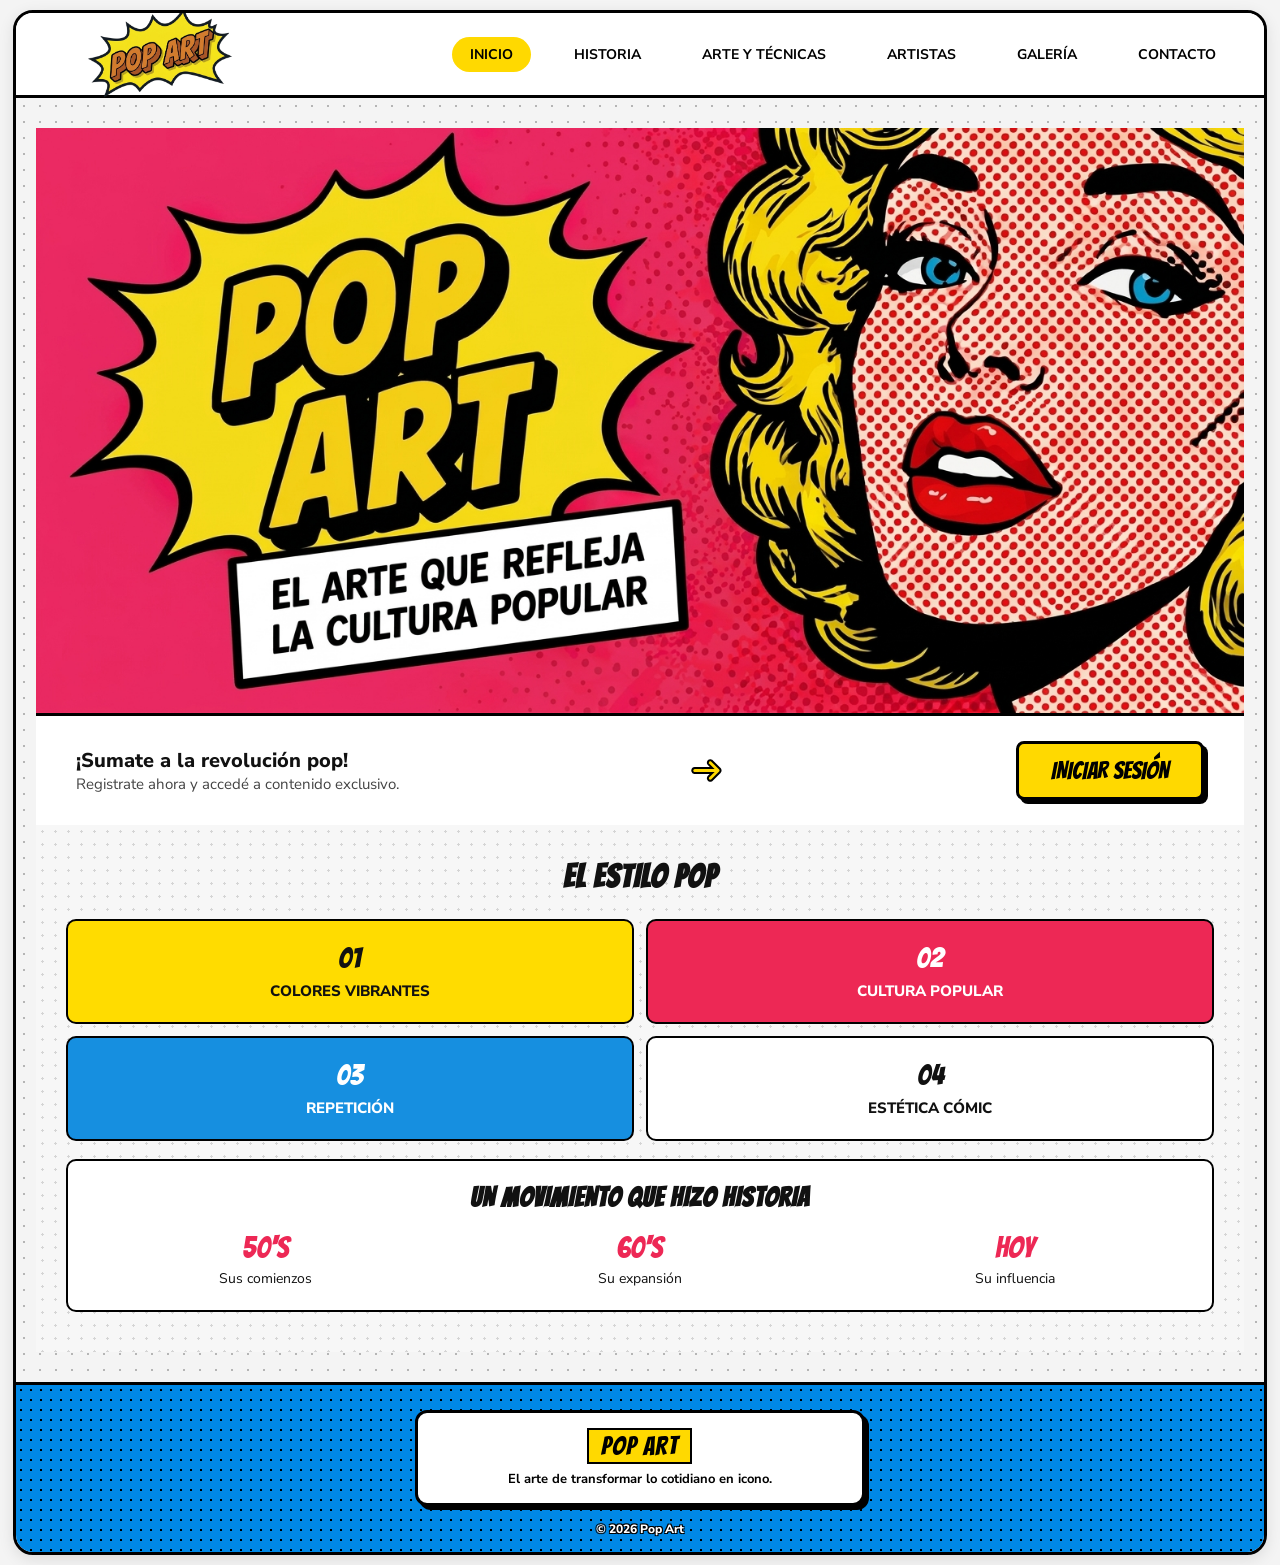
<file: index.html>
<!DOCTYPE html>
<html lang="es">

<head>
    <meta charset="UTF-8">
    <meta name="viewport" content="width=device-width, initial-scale=1.0">
    <title>Pop Art</title>

    <link rel="preconnect" href="https://fonts.googleapis.com">
    <link rel="preconnect" href="https://fonts.gstatic.com" crossorigin>
    <link
        href="https://fonts.googleapis.com/css2?family=Bangers&family=Nunito+Sans:wght@400;500;600;700;800&display=swap"
        rel="stylesheet">

    <link rel="stylesheet" href="style.css">
</head>

<body>

    <div class="contenedor-web">

        <header class="header">
            <a href="index.html" class="logo">
                <img src="img/logo.png" alt="Logo Pop Art">
            </a>

            <nav class="menu">
                <a href="index.html" class="activo">INICIO</a>
                <a href="historia.html">HISTORIA</a>
                <a href="arte-y-tecnicas.html">ARTE Y TÉCNICAS</a>
                <a href="artistas.html">ARTISTAS</a>
                <a href="galeria.html">GALERÍA</a>
                <a href="contacto.html">CONTACTO</a>
            </nav>



        </header>


        <main>
            <section class="pagina">

                <section class="hero">
                    <img src="img/home.png" alt="Pop Art Home" class="imagen-home">
                </section>


                <section class="registro">
                    <div class="texto-registro">
                        <strong>¡Sumate a la revolución pop!</strong>
                        <span>Registrate ahora y accedé a contenido exclusivo.</span>
                    </div>

                    <div class="flecha-registro">➜</div>

                    <button class="boton-registro" id="btnAbrirModal">INICIAR SESIÓN</button>
                </section>
                <section class="estilo-pop">

                    <h2>EL ESTILO POP</h2>

                    <div class="grid-estilo">

                        <div class="item-estilo amarillo">
                            <span class="numero">01</span>
                            <h3>COLORES VIBRANTES</h3>
                        </div>

                        <div class="item-estilo rosa">
                            <span class="numero">02</span>
                            <h3>CULTURA POPULAR</h3>
                        </div>

                        <div class="item-estilo azul">
                            <span class="numero">03</span>
                            <h3>REPETICIÓN</h3>
                        </div>

                        <div class="item-estilo blanco">
                            <span class="numero">04</span>
                            <h3>ESTÉTICA CÓMIC</h3>
                        </div>

                    </div>

                    <div class="historia-pop">

                        <h2>UN MOVIMIENTO QUE HIZO HISTORIA</h2>

                        <div class="linea-tiempo">

                            <div class="momento">
                                <span>50's</span>
                                <p>Sus comienzos</p>
                            </div>

                            <div class="momento">
                                <span>60's</span>
                                <p>Su expansión</p>
                            </div>

                            <div class="momento">
                                <span>HOY</span>
                                <p>Su influencia</p>
                            </div>

                        </div>

                    </div>

                </section>
            </section>
        </main>

        <footer class="footer-pop">
            <div class="footer-contenido">
                <div class="footer-marca">
                    <span class="logo-texto">POP ART</span>
                    <p>El arte de transformar lo cotidiano en icono.</p>
                </div>
            </div>
            <div class="footer-copy">
                <p>© 2026 Pop Art</p>
            </div>
        </footer>

    </div>


    <div class="modal-overlay" id="modalOverlay">
        <div class="modal-box">

            <button class="modal-close" id="btnCerrarModal">✕</button>

            <form class="form-modal" id="formLogin" action="login.php" method="POST">
                <h2>INICIAR SESIÓN</h2>
                <p id="errorLogin" class="mensaje-error"></p>

                <input type="email" name="email" placeholder="Correo electrónico" required>

                <input type="password" name="password" placeholder="Contraseña" required>

                <button type="submit" class="btn-submit">ENTRAR</button>

                <p class="toggle-texto">
                    ¿No tenés cuenta?
                    <a href="#" id="linkIrARegistro">Registrate acá</a>
                </p>
            </form>

            <form class="form-modal oculto" id="formRegistro" action="registro.php" method="POST">
                <h2>CREAR CUENTA</h2>

                <input type="text" name="nombre" placeholder="Nombre" required>

                <input type="text" name="apellido" placeholder="Apellido" required>

                <input type="email" name="email" placeholder="Correo electrónico" required>

                <input type="text" name="usuario" placeholder="Nombre de usuario" maxlength="12" required>

                <input type="password" name="password" placeholder="Contraseña" maxlength="72" required>

                <button type="submit" class="btn-submit">REGISTRARME</button>

                <p class="toggle-texto">
                    ¿Ya tenés cuenta?
                    <a href="#" id="linkIrALogin">Iniciá sesión</a>
                </p>
            </form>

        </div>
    </div>

    <script src="script.js"></script>

</body>

</html>
</file>
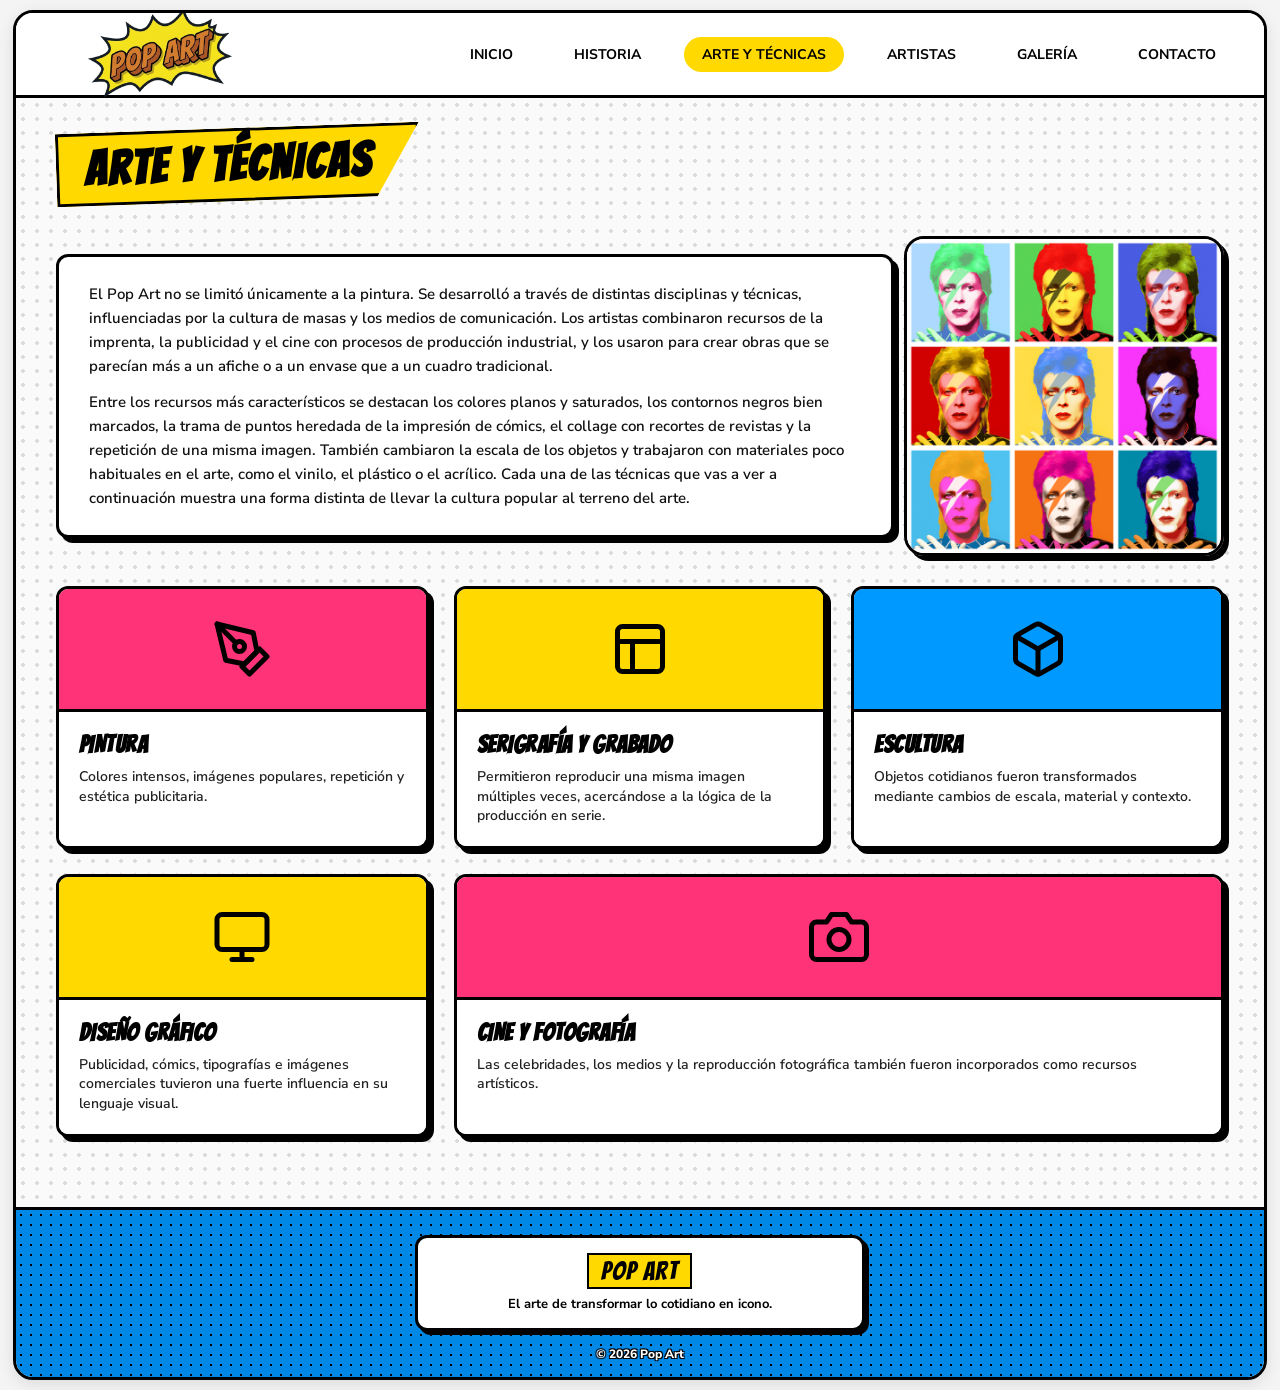
<file: arte-y-tecnicas.html>
<!DOCTYPE html>
<html lang="es">

<head>
    <meta charset="UTF-8">
    <meta name="viewport" content="width=device-width, initial-scale=1.0">
    <title>Arte y Técnicas - Pop Art</title>

    <link rel="preconnect" href="https://fonts.googleapis.com">
    <link rel="preconnect" href="https://fonts.gstatic.com" crossorigin>
    <link
        href="https://fonts.googleapis.com/css2?family=Bangers&family=Nunito+Sans:wght@400;500;600;700;800&display=swap"
        rel="stylesheet">

    <link rel="stylesheet" href="style.css">
</head>

<body>

    <div class="contenedor-web">

        <header class="header">
            <a href="index.html" class="logo">
                <img src="img/logo.png" alt="Logo Pop Art">
            </a>

            <nav class="menu">
                <a href="index.html">INICIO</a>
                <a href="historia.html">HISTORIA</a>
                <a href="arte-y-tecnicas.html" class="activo">ARTE Y TÉCNICAS</a>
                <a href="artistas.html">ARTISTAS</a>
                <a href="galeria.html">GALERÍA</a>
                <a href="contacto.html">CONTACTO</a>
            </nav>


        </header>


        <main class="contenido-historia">


            <div class="cartel-titulo">
                <h1>ARTE Y TÉCNICAS</h1>
            </div>

            <section class="intro-tecnicas-bloque">

                <div class="texto-historia intro-tecnicas">
                    <p>
                        El Pop Art no se limitó únicamente a la pintura. Se desarrolló a través de distintas disciplinas
                        y
                        técnicas, influenciadas por la cultura de masas y los medios de comunicación. Los artistas
                        combinaron
                        recursos de la imprenta, la publicidad y el cine con procesos de producción industrial, y los
                        usaron
                        para crear obras que se parecían más a un afiche o a un envase que a un cuadro tradicional.
                    </p>
                    <p>

                        Entre los recursos más característicos se destacan los colores planos y saturados, los contornos
                        negros bien marcados, la trama de puntos heredada de la impresión de cómics, el collage con
                        recortes de revistas y la repetición de una misma imagen. También cambiaron la escala de los
                        objetos
                        y trabajaron con materiales poco habituales en el arte, como el vinilo, el plástico o el
                        acrílico.
                        Cada una de las técnicas que vas a ver a continuación muestra una forma distinta de llevar la
                        cultura
                        popular al terreno del arte.
                    </p>
                </div>

                <div class="foto-intro">
                    <img src="img/tecnicas.jpg" alt="Técnicas del Pop Art">
                </div>

            </section>


            <section class="grid-tecnicas">


                <article class="card-tecnica tarjeta-rosada" data-tecnica="pintura">
                    <div class="header-card">
                        <svg class="icono-svg" xmlns="http://www.w3.org/2000/svg" viewBox="0 0 24 24" fill="none"
                            stroke="currentColor" stroke-width="2" stroke-linecap="round" stroke-linejoin="round">
                            <path d="M12 19l7-7 3 3-7 7-3-3z"></path>
                            <path d="M18 13l-1.5-7.5L2 2l3.5 14.5L13 18l5-5z"></path>
                            <path d="M2 2l7.58 7.58"></path>
                            <circle cx="11" cy="11" r="2"></circle>
                        </svg>
                    </div>
                    <div class="body-card">
                        <h2>PINTURA</h2>
                        <p>Colores intensos, imágenes populares, repetición y estética publicitaria.</p>
                    </div>
                </article>

                <article class="card-tecnica tarjeta-amarilla" data-tecnica="serigrafia">
                    <div class="header-card">
                        <svg class="icono-svg" xmlns="http://www.w3.org/2000/svg" viewBox="0 0 24 24" fill="none"
                            stroke="currentColor" stroke-width="2" stroke-linecap="round" stroke-linejoin="round">
                            <rect x="3" y="3" width="18" height="18" rx="2" ry="2"></rect>
                            <line x1="3" y1="9" x2="21" y2="9"></line>
                            <line x1="9" y1="21" x2="9" y2="9"></line>
                        </svg>
                    </div>
                    <div class="body-card">
                        <h2>SERIGRAFÍA Y GRABADO</h2>
                        <p>Permitieron reproducir una misma imagen múltiples veces, acercándose a la lógica de la
                            producción en serie.</p>
                    </div>
                </article>

                <article class="card-tecnica tarjeta-azul" data-tecnica="escultura">
                    <div class="header-card">
                        <svg class="icono-svg" xmlns="http://www.w3.org/2000/svg" viewBox="0 0 24 24" fill="none"
                            stroke="currentColor" stroke-width="2" stroke-linecap="round" stroke-linejoin="round">
                            <path
                                d="M21 16V8a2 2 0 0 0-1-1.73l-7-4a2 2 0 0 0-2 0l-7 4A2 2 0 0 0 3 8v8a2 2 0 0 0 1 1.73l7 4a2 2 0 0 0 2 0l7-4A2 2 0 0 0 21 16z">
                            </path>
                            <polyline points="3.27 6.96 12 12.01 20.73 6.96"></polyline>
                            <line x1="12" y1="22.08" x2="12" y2="12"></line>
                        </svg>
                    </div>
                    <div class="body-card">
                        <h2>ESCULTURA</h2>
                        <p>Objetos cotidianos fueron transformados mediante cambios de escala, material y contexto.</p>
                    </div>
                </article>

                <article class="card-tecnica tarjeta-amarilla" data-tecnica="diseno">
                    <div class="header-card">
                        <svg class="icono-svg" xmlns="http://www.w3.org/2000/svg" viewBox="0 0 24 24" fill="none"
                            stroke="currentColor" stroke-width="2" stroke-linecap="round" stroke-linejoin="round">
                            <rect x="2" y="3" width="20" height="14" rx="2" ry="2"></rect>
                            <line x1="8" y1="21" x2="16" y2="21"></line>
                            <line x1="12" y1="17" x2="12" y2="21"></line>
                        </svg>
                    </div>
                    <div class="body-card">
                        <h2>DISEÑO GRÁFICO</h2>
                        <p>Publicidad, cómics, tipografías e imágenes comerciales tuvieron una fuerte influencia en su
                            lenguaje visual.</p>
                    </div>
                </article>

                <article class="card-tecnica tarjeta-rosada ancho-doble" data-tecnica="cine">
                    <div class="header-card">
                        <svg class="icono-svg" xmlns="http://www.w3.org/2000/svg" viewBox="0 0 24 24" fill="none"
                            stroke="currentColor" stroke-width="2" stroke-linecap="round" stroke-linejoin="round">
                            <path d="M23 19a2 2 0 0 1-2 2H3a2 2 0 0 1-2-2V8a2 2 0 0 1 2-2h4l2-3h6l2 3h4a2 2 0 0 1 2 2z">
                            </path>
                            <circle cx="12" cy="13" r="4"></circle>
                        </svg>
                    </div>
                    <div class="body-card">
                        <h2>CINE Y FOTOGRAFÍA</h2>
                        <p>Las celebridades, los medios y la reproducción fotográfica también fueron incorporados como
                            recursos artísticos.</p>
                    </div>
                </article>

            </section>

        </main>

        <footer class="footer-pop">
            <div class="footer-contenido">
                <div class="footer-marca">
                    <span class="logo-texto">POP ART</span>
                    <p>El arte de transformar lo cotidiano en icono.</p>
                </div>
            </div>
            <div class="footer-copy">
                <p>© 2026 Pop Art</p>
            </div>
        </footer>

    </div>

    <div class="modal-overlay" id="modalTecnica">
        <div class="modal-popart" id="modalPopArtBox">
            <button class="cerrar-popart" id="btnCerrarTecnica">✕</button>
            <div class="modal-popart-header" id="modalHeader">
                <h2 id="modalTitulo">TÍTULO</h2>
            </div>
            <div class="modal-popart-body">
                <p id="modalDescripcion">Descripción detallada...</p>
                <div class="modal-extra-info" id="modalExtra">

                </div>
            </div>
        </div>
    </div>

    <script src="script.js"></script>

</body>

</html>
</file>
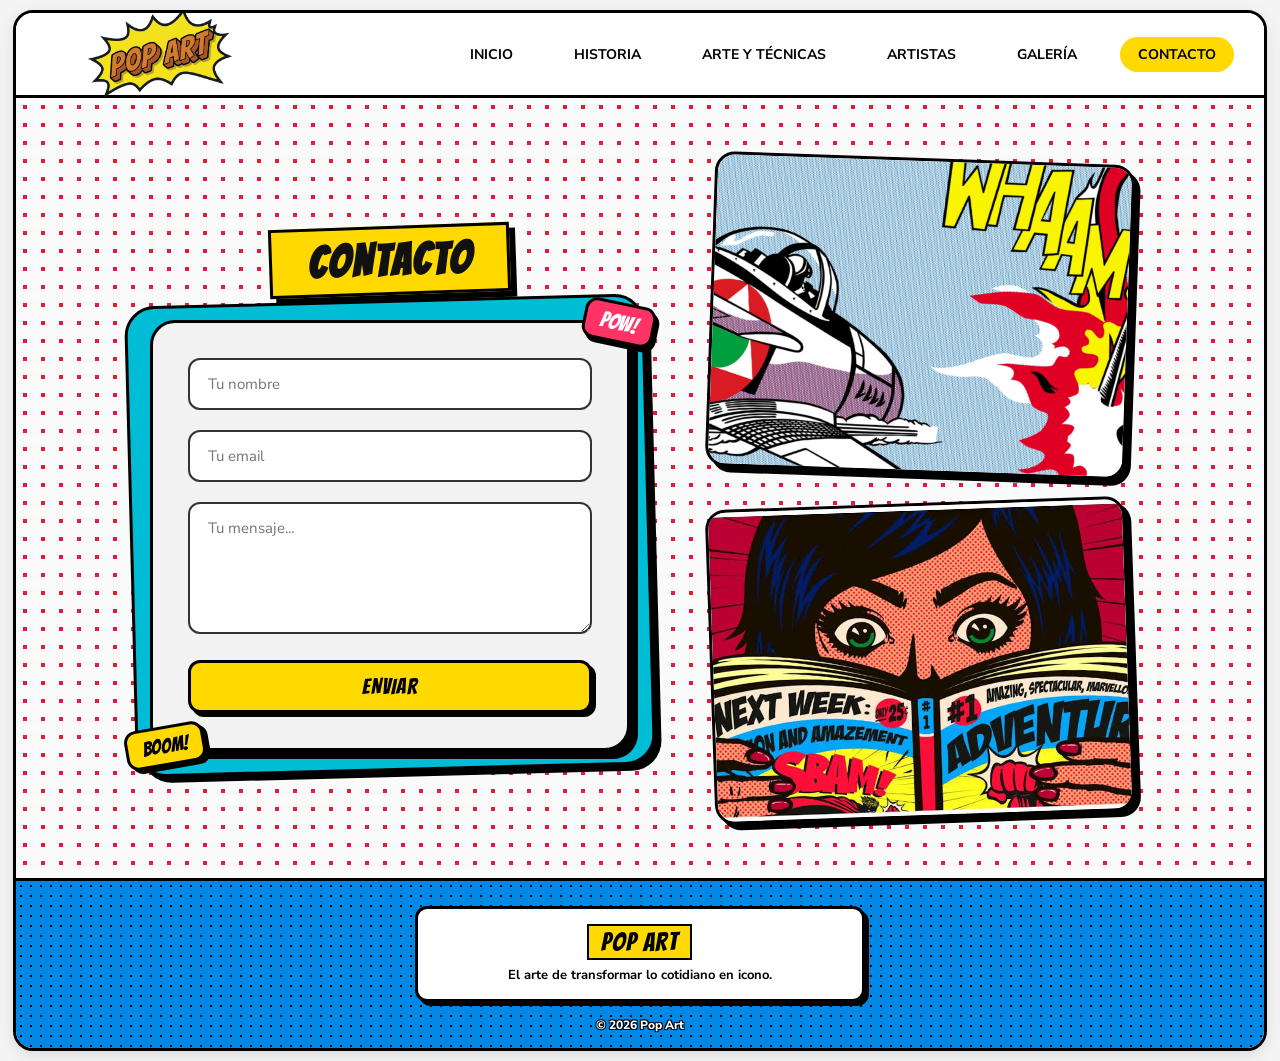
<file: contacto.html>
<!DOCTYPE html>
<html lang="es">

<head>
    <meta charset="UTF-8">
    <meta name="viewport" content="width=device-width, initial-scale=1.0">
    <title>Contacto — Pop Art</title>

    <link rel="preconnect" href="https://fonts.googleapis.com">
    <link rel="preconnect" href="https://fonts.gstatic.com" crossorigin>
    <link
        href="https://fonts.googleapis.com/css2?family=Bangers&family=Nunito+Sans:wght@400;500;600;700;800&display=swap"
        rel="stylesheet">

    <link rel="stylesheet" href="style.css">
</head>

<body>

    <div class="contenedor-web">

        <header class="header">
            <a href="index.html" class="logo">
                <img src="img/logo.png" alt="Logo Pop Art">
            </a>

            <nav class="menu">
                <a href="index.html">INICIO</a>
                <a href="historia.html">HISTORIA</a>
                <a href="arte-y-tecnicas.html">ARTE Y TÉCNICAS</a>
                <a href="artistas.html">ARTISTAS</a>
                <a href="galeria.html">GALERÍA</a>
                <a href="contacto.html" class="activo">CONTACTO</a>
            </nav>


        </header>

        <main>
            <section class="pagina pagina-contacto">

                <div class="contacto-layout">


                    <div class="contenedor-contacto-central">

                        <div class="banner-contacto">
                            <h2 class="subtitulo-pop">CONTACTO</h2>
                        </div>

                        <div class="tarjeta-formulario-wrapper">

                            <div class="pop-decoracion destello-pop"></div>
                            <div class="pop-sticker sticker-pow">POW!</div>
                            <div class="pop-sticker sticker-boom">BOOM!</div>

                            <div class="tarjeta-formulario">

                                <form id="formContacto" action="enviar.php" method="POST">

                                    <div class="campo-form">
                                        <input type="text" id="nombreContacto" name="nombre" placeholder="Tu nombre"
                                            required>
                                    </div>

                                    <div class="campo-form">
                                        <input type="email" id="emailContacto" name="email" placeholder="Tu email"
                                            required>
                                    </div>

                                    <div class="campo-form">
                                        <textarea id="mensajeContacto" name="mensaje" rows="5"
                                            placeholder="Tu mensaje..." required></textarea>
                                    </div>

                                    <button type="submit" class="btn-enviar-pop">
                                        <span>ENVIAR</span>
                                    </button>

                                    <div id="mensajeEstado" class="mensaje-estado"></div>

                                </form>
                            </div>
                        </div>

                    </div>


                    <div class="contacto-fotos">
                        <div class="foto-contacto foto-contacto-1">
                            <img src="img/contacto-1.jpg" alt="Obra Pop Art">
                        </div>
                        <div class="foto-contacto foto-contacto-2">
                            <img src="img/contacto-2.jpg" alt="Obra Pop Art">
                        </div>
                    </div>

                </div>

            </section>
        </main>

        <footer class="footer-pop">
            <div class="footer-contenido">
                <div class="footer-marca">
                    <span class="logo-texto">POP ART</span>
                    <p>El arte de transformar lo cotidiano en icono.</p>
                </div>
            </div>
            <div class="footer-copy">
                <p>© 2026 Pop Art</p>
            </div>
        </footer>

    </div>
    <script>
        const parametros = new URLSearchParams(window.location.search);
        const estado = parametros.get("estado");
        const mensaje = document.getElementById("mensajeEstado");

        if (estado && mensaje) {

            if (estado === "exito") {
                mensaje.textContent = "¡Tu mensaje se envió correctamente!";
                mensaje.className = "mensaje-estado exito";
            }

            else if (estado === "email_invalido") {
                mensaje.textContent = "El correo electrónico no es válido. Revisalo.";
                mensaje.className = "mensaje-estado error";
            }

            else if (estado === "faltan_datos") {
                mensaje.textContent = "Completá todos los campos.";
                mensaje.className = "mensaje-estado error";
            }

            else if (estado === "error") {
                mensaje.textContent = "Hubo un problema al enviar el mensaje.";
                mensaje.className = "mensaje-estado error";
            }

            window.history.replaceState({}, document.title, window.location.pathname);
        }
    </script>


</body>

</html>
</file>
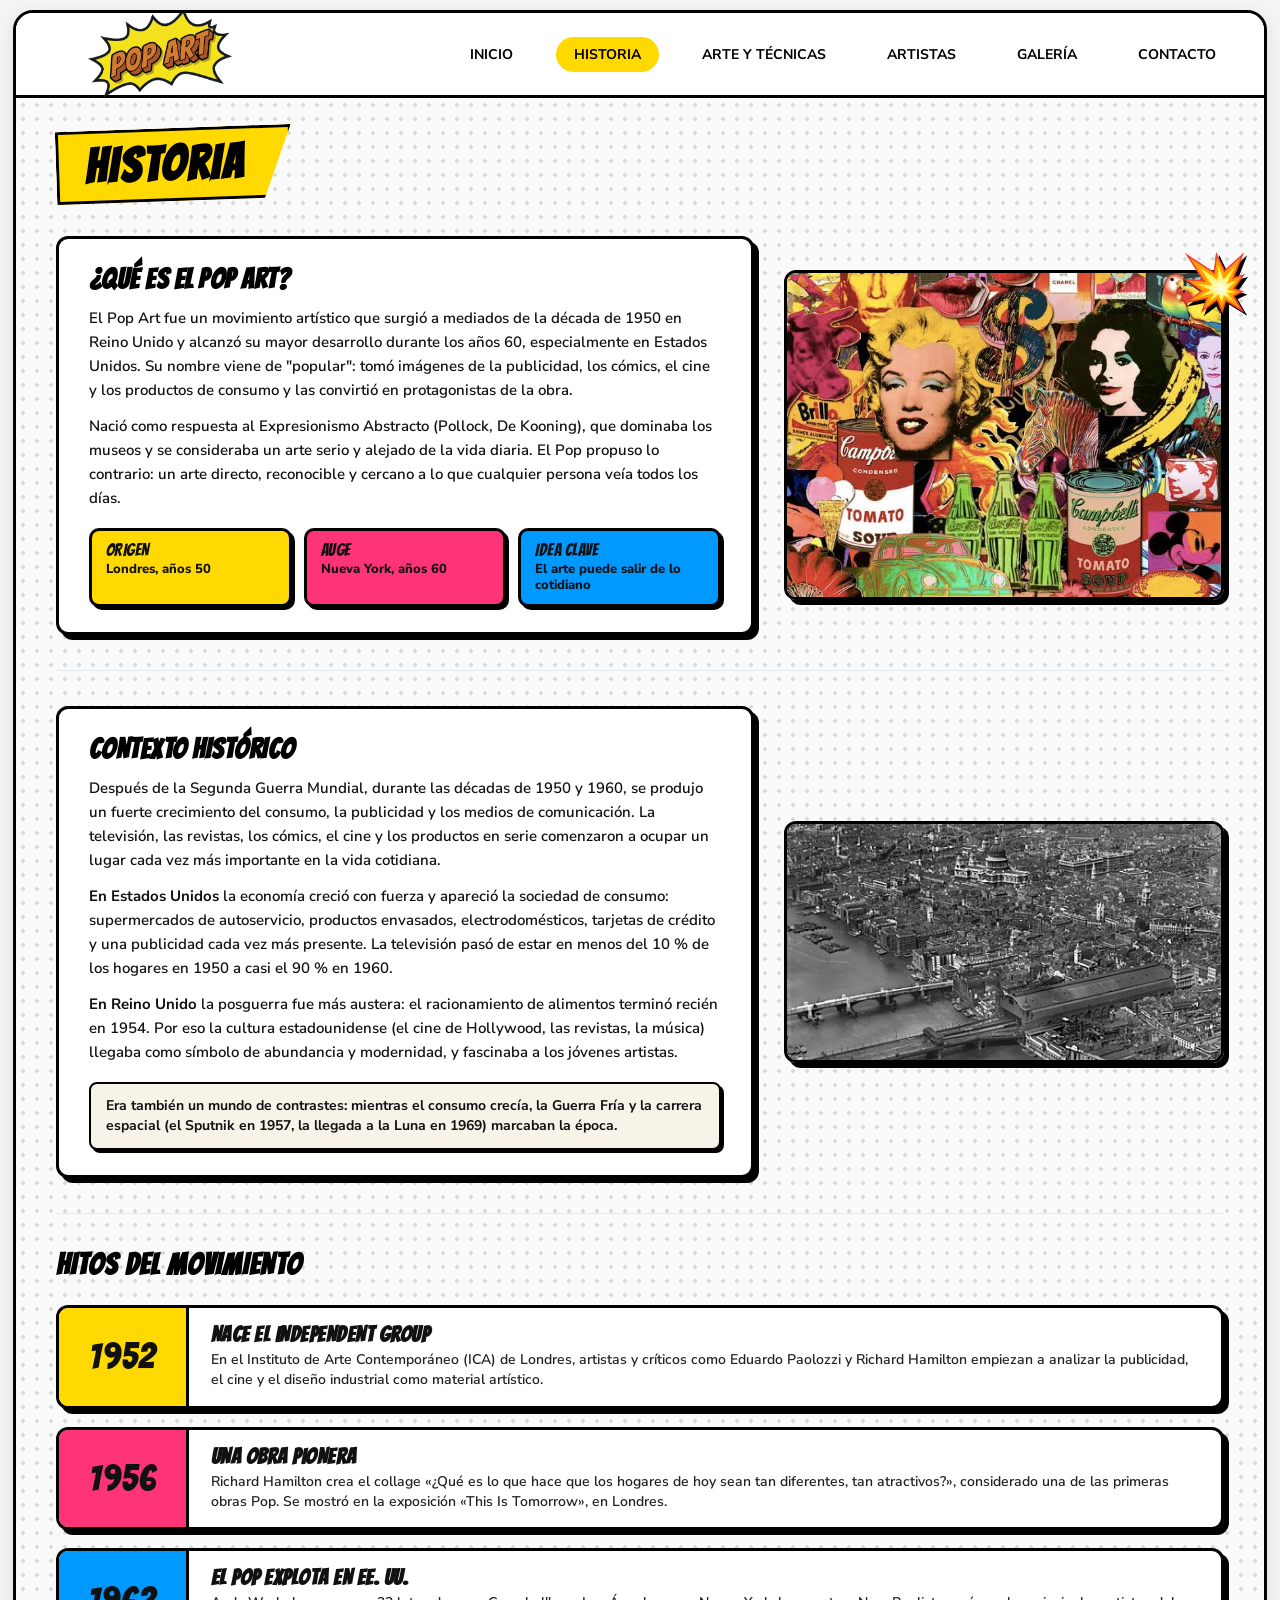
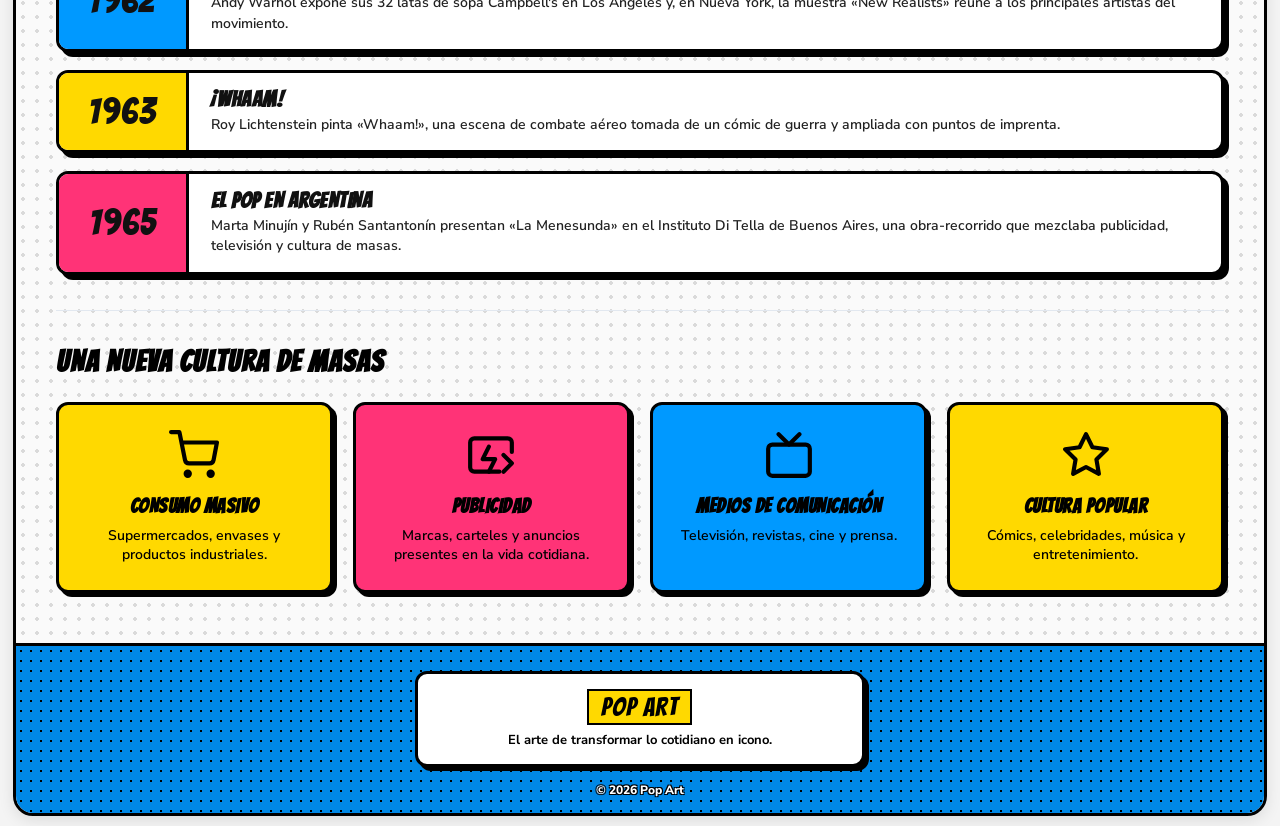
<file: historia.html>
<!DOCTYPE html>
<html lang="es">

<head>
    <meta charset="UTF-8">
    <meta name="viewport" content="width=device-width, initial-scale=1.0">
    <title>Historia - Pop Art</title>

    <link rel="preconnect" href="https://fonts.googleapis.com">
    <link rel="preconnect" href="https://fonts.gstatic.com" crossorigin>
    <link
        href="https://fonts.googleapis.com/css2?family=Bangers&family=Nunito+Sans:wght@400;500;600;700;800&display=swap"
        rel="stylesheet">

    <link rel="stylesheet" href="style.css">
</head>

<body>

    <div class="contenedor-web">
        <header class="header">
            <a href="index.html" class="logo">
                <img src="img/logo.png" alt="Logo Pop Art">
            </a>

            <nav class="menu">
                <a href="index.html">INICIO</a>
                <a href="historia.html" class="activo">HISTORIA</a>
                <a href="arte-y-tecnicas.html">ARTE Y TÉCNICAS</a>
                <a href="artistas.html">ARTISTAS</a>
                <a href="galeria.html">GALERÍA</a>
                <a href="contacto.html">CONTACTO</a>
            </nav>


        </header>


        <main class="contenido-historia">


            <div class="cartel-titulo">
                <h1>HISTORIA</h1>
            </div>


            <section class="bloque-historia">
                <div class="texto-historia">
                    <h2>¿QUÉ ES EL POP ART?</h2>
                    <p>
                        El Pop Art fue un movimiento artístico que surgió a mediados de la década de 1950 en Reino Unido
                        y alcanzó su mayor desarrollo durante los años 60, especialmente en Estados Unidos. Su nombre
                        viene de
                        "popular": tomó imágenes de la publicidad, los cómics, el cine y los productos de consumo y las
                        convirtió
                        en protagonistas de la obra.
                    </p>
                    <p>
                        Nació como respuesta al Expresionismo Abstracto (Pollock, De Kooning), que dominaba los museos y
                        se
                        consideraba un arte serio y alejado de la vida diaria. El Pop propuso lo contrario: un arte
                        directo,
                        reconocible y cercano a lo que cualquier persona veía todos los días.
                    </p>

                    <div class="datos-rapidos">
                        <div class="dato-chip chip-amarillo">
                            <span>ORIGEN</span>
                            <strong>Londres, años 50</strong>
                        </div>
                        <div class="dato-chip chip-rosa">
                            <span>AUGE</span>
                            <strong>Nueva York, años 60</strong>
                        </div>
                        <div class="dato-chip chip-azul">
                            <span>IDEA CLAVE</span>
                            <strong>El arte puede salir de lo cotidiano</strong>
                        </div>
                    </div>
                </div>
                <div class="imagen-contenedor pos-relativa">

                    <img src="img/historia-1.png" alt="¿Qué es el Pop Art?" class="img-historia">

                    <div class="sticker-explosion">💥</div>
                </div>
            </section>

            <hr class="separador-seccion">

            <section class="bloque-historia">
                <div class="texto-historia">
                    <h2>CONTEXTO HISTÓRICO</h2>
                    <p>
                        Después de la Segunda Guerra Mundial, durante las décadas de 1950 y 1960, se produjo un fuerte
                        crecimiento del consumo, la publicidad y los medios de comunicación. La televisión, las
                        revistas, los
                        cómics, el cine y los productos en serie comenzaron a ocupar un lugar cada vez más importante en
                        la
                        vida cotidiana.
                    </p>
                    <p>
                        <strong>En Estados Unidos</strong> la economía creció con fuerza y apareció la sociedad de
                        consumo:
                        supermercados de autoservicio, productos envasados, electrodomésticos, tarjetas de crédito y una
                        publicidad cada vez más presente. La televisión pasó de estar en menos del 10 % de los hogares
                        en 1950
                        a casi el 90 % en 1960.
                    </p>
                    <p>
                        <strong>En Reino Unido</strong> la posguerra fue más austera: el racionamiento de alimentos
                        terminó
                        recién en 1954. Por eso la cultura estadounidense (el cine de Hollywood, las revistas, la
                        música)
                        llegaba como símbolo de abundancia y modernidad, y fascinaba a los jóvenes artistas.
                    </p>

                    <div class="dato-destacado">
                        Era también un mundo de contrastes: mientras el consumo crecía, la Guerra Fría y la carrera
                        espacial
                        (el Sputnik en 1957, la llegada a la Luna en 1969) marcaban la época.
                    </div>
                </div>

                <div class="imagen-contenedor">
                    <img src="img/historia-2.png" alt="Contexto histórico Pop Art" class="img-historia">
                </div>
            </section>

            <hr class="separador-seccion">

            <section class="seccion-tarjetas">
                <h2 class="titulo-tarjetas">HITOS DEL MOVIMIENTO</h2>

                <div class="linea-hitos">

                    <article class="hito">
                        <div class="hito-anio">1952</div>
                        <div class="hito-texto">
                            <h3>NACE EL INDEPENDENT GROUP</h3>
                            <p>En el Instituto de Arte Contemporáneo (ICA) de Londres, artistas y críticos como Eduardo
                                Paolozzi y Richard Hamilton empiezan a analizar la publicidad, el cine y el diseño
                                industrial como material artístico.</p>
                        </div>
                    </article>

                    <article class="hito">
                        <div class="hito-anio">1956</div>
                        <div class="hito-texto">
                            <h3>UNA OBRA PIONERA</h3>
                            <p>Richard Hamilton crea el collage «¿Qué es lo que hace que los hogares de hoy sean tan
                                diferentes, tan atractivos?», considerado una de las primeras obras Pop. Se mostró en la
                                exposición «This Is Tomorrow», en Londres.</p>
                        </div>
                    </article>

                    <article class="hito">
                        <div class="hito-anio">1962</div>
                        <div class="hito-texto">
                            <h3>EL POP EXPLOTA EN EE. UU.</h3>
                            <p>Andy Warhol expone sus 32 latas de sopa Campbell's en Los Ángeles y, en Nueva York, la
                                muestra «New Realists» reúne a los principales artistas del movimiento.</p>
                        </div>
                    </article>

                    <article class="hito">
                        <div class="hito-anio">1963</div>
                        <div class="hito-texto">
                            <h3>¡WHAAM!</h3>
                            <p>Roy Lichtenstein pinta «Whaam!», una escena de combate aéreo tomada de un cómic de guerra
                                y ampliada con puntos de imprenta.</p>
                        </div>
                    </article>

                    <article class="hito">
                        <div class="hito-anio">1965</div>
                        <div class="hito-texto">
                            <h3>EL POP EN ARGENTINA</h3>
                            <p>Marta Minujín y Rubén Santantonín presentan «La Menesunda» en el Instituto Di Tella de
                                Buenos Aires, una obra-recorrido que mezclaba publicidad, televisión y cultura de masas.
                            </p>
                        </div>
                    </article>

                </div>
            </section>

            <hr class="separador-seccion">
            <section class="seccion-tarjetas">
                <h2 class="titulo-tarjetas">UNA NUEVA CULTURA DE MASAS</h2>

                <div class="grid-tarjetas">

                    <div class="tarjeta-pop tarjeta-amarilla">
                        <div class="icono-tarjeta">
                            <svg xmlns="http://www.w3.org/2000/svg" viewBox="0 0 24 24" fill="none"
                                stroke="currentColor" stroke-width="2" stroke-linecap="round" stroke-linejoin="round">
                                <circle cx="9" cy="21" r="1"></circle>
                                <circle cx="20" cy="21" r="1"></circle>
                                <path d="M1 1h4l2.68 13.39a2 2 0 0 0 2 1.61h9.72a2 2 0 0 0 2-1.61L23 6H6"></path>
                            </svg>
                        </div>
                        <h3>CONSUMO MASIVO</h3>
                        <p>Supermercados, envases y productos industriales.</p>
                    </div>


                    <div class="tarjeta-pop tarjeta-rosada">
                        <div class="icono-tarjeta">
                            <svg xmlns="http://www.w3.org/2000/svg" viewBox="0 0 24 24" fill="none"
                                stroke="currentColor" stroke-width="2" stroke-linecap="round" stroke-linejoin="round">
                                <path d="M22 10.5V6a2 2 0 0 0-2-2H4a2 2 0 0 0-2 2v12a2 2 0 0 0 2 2h12"></path>
                                <path d="M18 12l4 4-4 4"></path>
                                <path d="M11 8l-3 6h6l-3 6"></path>
                            </svg>
                        </div>
                        <h3>PUBLICIDAD</h3>
                        <p>Marcas, carteles y anuncios presentes en la vida cotidiana.</p>
                    </div>


                    <div class="tarjeta-pop tarjeta-azul">
                        <div class="icono-tarjeta">
                            <svg xmlns="http://www.w3.org/2000/svg" viewBox="0 0 24 24" fill="none"
                                stroke="currentColor" stroke-width="2" stroke-linecap="round" stroke-linejoin="round">
                                <rect x="2" y="7" width="20" height="15" rx="2" ry="2"></rect>
                                <polyline points="17 2 12 7 7 2"></polyline>
                            </svg>
                        </div>
                        <h3>MEDIOS DE COMUNICACIÓN</h3>
                        <p>Televisión, revistas, cine y prensa.</p>
                    </div>


                    <div class="tarjeta-pop tarjeta-amarilla">
                        <div class="icono-tarjeta">
                            <svg xmlns="http://www.w3.org/2000/svg" viewBox="0 0 24 24" fill="none"
                                stroke="currentColor" stroke-width="2" stroke-linecap="round" stroke-linejoin="round">
                                <polygon
                                    points="12 2 15.09 8.26 22 9.27 17 14.14 18.18 21.02 12 17.77 5.82 21.02 7 14.14 2 9.27 8.91 8.26 12 2">
                                </polygon>
                            </svg>
                        </div>
                        <h3>CULTURA POPULAR</h3>
                        <p>Cómics, celebridades, música y entretenimiento.</p>
                    </div>
                </div>
            </section>

        </main>

        <footer class="footer-pop">
            <div class="footer-contenido">
                <div class="footer-marca">
                    <span class="logo-texto">POP ART</span>
                    <p>El arte de transformar lo cotidiano en icono.</p>
                </div>
            </div>
            <div class="footer-copy">
                <p>© 2026 Pop Art</p>
            </div>
        </footer>

    </div>

    <script src="script.js"></script>

</body>

</html>
</file>
<file: style.css>
* {
    margin: 0;
    padding: 0;
    box-sizing: border-box;
}

body {
    background-color: #f4f4f4;
    font-family: "Nunito Sans", sans-serif;
    color: #111111;
}

.contenedor-web {
    width: 98%;
    max-width: 1600px;
    margin: 10px auto;
    background-color: white;
    border: 3px solid black;
    border-radius: 20px;
    overflow: hidden;
    box-shadow: 0 4px 15px rgba(0, 0, 0, 0.1);
}

.header {
    width: 100%;
    height: 85px;
    display: flex;
    align-items: center;
    padding: 0 30px;
    border-bottom: 3px solid black;
    background-color: white;
}

.logo {
    width: 250px;
    flex-shrink: 0;
}

.logo img {
    width: 230px;
    height: auto;
    display: block;
}

.menu {
    flex: 1;
    display: flex;
    justify-content: flex-end;
    align-items: center;
    gap: 25px;
}

.menu a {
    text-decoration: none;
    color: black;
    font-size: 14px;
    font-weight: bold;
    padding: 8px 18px;
    border-radius: 20px;
    transition: all 0.2s ease;
}

.menu a:hover,
.menu a.activo {
    background-color: #ffd900;
}


main {
    width: 100%;
}

.pagina {
    width: 100%;
    background-color: white;
}

.hero {
    width: 100%;
    background-color: white;
    border-bottom: 3px solid black;
}

.imagen-home {
    width: 100%;
    height: auto;
    display: block;
}

.registro {
    width: 100%;
    display: flex;
    justify-content: space-between;
    align-items: center;
    padding: 25px 40px;
    background-color: white;
    gap: 20px;
}

.texto-registro {
    display: flex;
    flex-direction: column;
    text-align: left;
}

.texto-registro strong {
    font-size: 20px;
    font-weight: 800;
}

.texto-registro span {
    font-size: 15px;
    color: #444;
}

.flecha-registro {
    color: #ffd900;
    font-size: 40px;
    -webkit-text-stroke: 2px black;
}

.boton-registro {
    background-color: #ffd900;
    border: 3px solid black;
    border-radius: 8px;
    padding: 14px 32px;
    font-family: "Bangers", cursive;
    font-size: 24px;
    cursor: pointer;
    box-shadow: 4px 4px 0 black;
    transition: transform 0.1s, box-shadow 0.1s;
}

.boton-registro:hover {
    transform: translate(2px, 2px);
    box-shadow: 2px 2px 0 black;
}


.footer {
    width: 100%;
    padding: 18px;
    text-align: center;
    font-size: 13px;
    border-top: 2px solid #eee;
}

.modal-overlay {
    position: fixed;
    top: 0;
    left: 0;
    width: 100%;
    height: 100%;
    background-color: rgba(0, 0, 0, 0.6);
    display: none;
    justify-content: center;
    align-items: center;
    z-index: 1000;
}

.modal-overlay.activo {
    display: flex;
}

.modal-box {
    position: relative;
    background-color: #3182ce;
    border: 4px solid black;
    border-radius: 12px;
    padding: 35px 30px;
    width: 90%;
    max-width: 400px;
    box-shadow: 6px 6px 0 black;
}

.modal-close {
    position: absolute;
    top: 10px;
    right: 15px;
    background: none;
    border: none;
    font-size: 24px;
    font-weight: bold;
    color: black;
    cursor: pointer;
}

.form-modal {
    display: flex;
    flex-direction: column;
    gap: 15px;
}

.form-modal.oculto {
    display: none;
}

.form-modal h2 {
    font-family: "Bangers", cursive;
    font-size: 30px;
    color: white;
    text-align: center;
    letter-spacing: 1px;
    -webkit-text-stroke: 1px black;
}

.form-modal input {
    width: 100%;
    padding: 12px 18px;
    border: 3px solid black;
    border-radius: 25px;
    font-size: 14px;
    outline: none;
}

.btn-submit {
    background-color: #ffd900;
    border: 3px solid black;
    border-radius: 8px;
    padding: 10px;
    font-family: "Bangers", cursive;
    font-size: 22px;
    cursor: pointer;
    box-shadow: 3px 3px 0 black;
    margin-top: 5px;
}

.btn-submit:hover {
    transform: translate(1px, 1px);
    box-shadow: 1px 1px 0 black;
}

.toggle-texto {
    font-size: 13px;
    text-align: center;
    color: white;
    margin-top: 5px;
}

.toggle-texto a {
    color: #ffd900;
    font-weight: bold;
    text-decoration: underline;
}


.contenido-historia {
    padding: 30px 40px;
}

.cartel-titulo {
    display: inline-block;
    background-color: #ffd900;
    border: 3.5px solid black;
    padding: 8px 45px 8px 25px;
    transform: rotate(-2deg);
    box-shadow: 4px 4px 0 black;
    margin-bottom: 35px;
    clip-path: polygon(0 0, 100% 0, 88% 100%, 0 100%);
}

.cartel-titulo h1 {
    font-family: "Bangers", cursive;
    font-size: 48px;
    color: black;
    letter-spacing: 2px;
}

.bloque-historia {
    display: flex;
    align-items: center;
    justify-content: space-between;
    gap: 30px;
    margin-bottom: 35px;
}

.texto-historia {
    flex: 1;
    background-color: #ffffff;
    border: 3.5px solid #000000;
    border-radius: 12px;
    padding: 25px 30px;
    box-shadow: 5px 5px 0 #000000;
}

.texto-historia h2 {
    font-family: "Bangers", cursive;
    font-size: 28px;
    color: #000000;
    margin-bottom: 12px;
    letter-spacing: 0.5px;
}

.texto-historia p {
    font-size: 15px;
    line-height: 1.6;
    color: #111111;
    font-weight: 600;
}

.imagen-contenedor {
    width: 440px;
    flex-shrink: 0;
}

.img-historia {
    width: 100%;
    height: auto;
    display: block;
    border: 3.5px solid #000000;
    border-radius: 12px;
    box-shadow: 5px 5px 0 #000000;
}

.contenido-historia {
    padding: 30px 40px;
    background-color: #fafafa;
    background-image: radial-gradient(rgba(0, 0, 0, 0.13) 18%, transparent 18%);
    background-size: 14px 14px;
    background-repeat: repeat;
}

.pos-relativa {
    position: relative;
    overflow: visible;
}

.sticker-explosion {
    position: absolute;
    top: -25px;
    right: -25px;
    font-size: 55px;
    z-index: 10;
    filter: drop-shadow(3px 3px 0 black);
}

.separador-seccion {
    border: none;
    border-top: 1.5px solid #e2e8f0;
    margin: 35px 0;
}

.seccion-tarjetas {
    margin-top: 30px;
    margin-bottom: 20px;
}

.titulo-tarjetas {
    font-family: "Bangers", cursive;
    font-size: 30px;
    color: black;
    letter-spacing: 1px;
    margin-bottom: 25px;
}

.grid-tarjetas {
    display: grid;
    grid-template-columns: repeat(4, 1fr);
    gap: 20px;
}

.tarjeta-pop {
    border: 3.5px solid black;
    border-radius: 12px;
    padding: 25px 18px;
    text-align: center;
    display: flex;
    flex-direction: column;
    align-items: center;
    justify-content: flex-start;
    box-shadow: 4px 4px 0 black;
    transition: transform 0.2s ease, box-shadow 0.2s ease;
}

.tarjeta-pop:hover {
    transform: translateY(-4px);
    box-shadow: 6px 6px 0 black;
}

.tarjeta-amarilla {
    background-color: #ffd900;
}

.tarjeta-rosada {
    background-color: #ff3377;
    color: black;
}

.tarjeta-azul {
    background-color: #0099ff;
    color: black;
}

.icono-tarjeta {
    width: 50px;
    height: 50px;
    margin-bottom: 15px;
}

.icono-tarjeta svg {
    width: 100%;
    height: 100%;
    stroke: black;
}

.tarjeta-pop h3 {
    font-family: "Bangers", cursive;
    font-size: 20px;
    letter-spacing: 0.5px;
    margin-bottom: 10px;
    color: black;
    line-height: 1.1;
}

.tarjeta-pop p {
    font-size: 14px;
    line-height: 1.35;
    font-weight: 600;
    color: black;
}

.footer-pop {
    width: 100%;
    background-color: #0088e6;
    background-image: radial-gradient(black 20%, transparent 20%);
    background-size: 10px 10px;
    border-top: 3.5px solid black;
    color: white;
    padding: 25px 40px 15px 40px;
}

.footer-contenido {
    display: flex;
    justify-content: center;
    text-align: center;
    background-color: white;
    color: black;
    border: 3px solid black;
    border-radius: 12px;
    padding: 15px 25px;
    box-shadow: 4px 4px 0 black;
    max-width: 450px;
    margin: 0 auto;

}

.footer-marca .logo-texto {
    font-family: "Bangers", cursive;
    font-size: 26px;
    background-color: #ffd900;
    padding: 2px 12px;
    border: 2px solid black;
    display: inline-block;
    letter-spacing: 1px;
}

.footer-marca p {
    font-size: 13px;
    font-weight: 700;
    margin-top: 6px;
}

.footer-copy {
    text-align: center;
    margin-top: 15px;
    font-size: 12px;
    font-weight: 800;
    color: white;
    text-shadow: 1px 1px 0 black, -1px -1px 0 black, 1px -1px 0 black, -1px 1px 0 black;
}

.intro-tecnicas {
    margin-bottom: 30px;
}


.grid-tecnicas {
    display: grid;
    grid-template-columns: repeat(3, 1fr);
    gap: 25px;
    margin-bottom: 40px;
}

.card-tecnica.ancho-doble {
    grid-column: span 2;
}

.card-tecnica {
    border: 3.5px solid black;
    border-radius: 12px;
    overflow: hidden;
    background-color: white;
    box-shadow: 5px 5px 0 black;
    cursor: pointer;
    transition: transform 0.2s ease, box-shadow 0.2s ease;
    display: flex;
    flex-direction: column;
}

.card-tecnica:hover {
    transform: translateY(-5px);
    box-shadow: 8px 8px 0 black;
}

.header-card {
    padding: 30px 20px;
    display: flex;
    justify-content: center;
    align-items: center;
    border-bottom: 3.5px solid black;
}

.tarjeta-rosada .header-card {
    background-color: #ff3377;
}

.tarjeta-amarilla .header-card {
    background-color: #ffd900;
}

.tarjeta-azul .header-card {
    background-color: #0099ff;
}

.icono-svg {
    width: 60px;
    height: 60px;
    stroke: black;
}

.body-card {
    padding: 20px;
    background-color: white;
    flex: 1;
    display: flex;
    flex-direction: column;
}

.body-card h2 {
    font-family: "Bangers", cursive;
    font-size: 24px;
    color: black;
    margin-bottom: 10px;
    letter-spacing: 0.5px;
}

.body-card p {
    font-size: 14px;
    line-height: 1.4;
    color: #222;
    font-weight: 600;
}


.modal-overlay {
    position: fixed;
    top: 0;
    left: 0;
    width: 100%;
    height: 100%;
    background-color: rgba(0, 0, 0, 0.6);
    display: flex;
    justify-content: center;
    align-items: center;
    opacity: 0;
    visibility: hidden;
    transition: opacity 0.25s ease, visibility 0.25s ease;
    z-index: 9999;
    padding: 20px;
}

.modal-overlay.activo {
    opacity: 1;
    visibility: visible;
}

.modal-popart {
    width: 100%;
    max-width: 600px;
    background-color: white;
    border: 4px solid black;
    border-radius: 12px;
    box-shadow: 10px 10px 0 black;
    position: relative;
    overflow: hidden;
    transform: scale(0.8);
    transition: transform 0.25s cubic-bezier(0.175, 0.885, 0.32, 1.275);
}

.modal-overlay.activo .modal-popart {
    transform: scale(1);
}

.cerrar-popart {
    position: absolute;
    top: 12px;
    right: 15px;
    background-color: white;
    border: 3px solid black;
    font-family: "Bangers", cursive;
    font-size: 22px;
    width: 36px;
    height: 36px;
    border-radius: 50%;
    cursor: pointer;
    box-shadow: 2px 2px 0 black;
    z-index: 10;
    line-height: 1;
}

.cerrar-popart:hover {
    background-color: #ffd900;
}

.intro-tecnicas-bloque {
    display: flex;
    align-items: center;
    gap: 10px;
    margin-bottom: 30px;
}

.intro-tecnicas-bloque .intro-tecnicas {
    margin-bottom: 0;

}

.foto-intro {
    width: 320px;
    aspect-ratio: 1 / 1;
    flex-shrink: 0;
    border: 3.5px solid black;
    border-radius: 20px;
    overflow: hidden;
    box-shadow: 5px 5px 0 black;
}

.foto-intro img {
    width: 100%;
    height: 100%;
    object-fit: cover;
    display: block;
}

.modal-popart-header {
    padding: 25px 20px;
    border-bottom: 4px solid black;
    background-color: #ffd900;
    text-align: center;
}

.modal-popart-header h2 {
    font-family: "Bangers", cursive;
    font-size: 36px;
    color: black;
    letter-spacing: 1px;
}

.modal-popart-body {
    padding: 25px;
    font-size: 16px;
    line-height: 1.6;
    color: #111;
}

.modal-popart-body p {
    font-weight: 600;
    margin-bottom: 15px;
}

.modal-extra-info {
    background-color: #f7f3e8;
    border: 2.5px solid black;
    border-radius: 8px;
    padding: 15px;
    font-size: 14px;
    font-weight: 700;
    box-shadow: 3px 3px 0 black;
}


.banner-obras {
    display: flex;
    align-items: center;
    justify-content: space-between;
    gap: 20px;
    margin-bottom: 35px;
    overflow: hidden;
}

.banner-decoracion {
    flex: 1;
    max-height: 110px;
    border: 3.5px solid black;
    border-radius: 12px;
    overflow: hidden;
    box-shadow: 4px 4px 0 black;
}

.banner-decoracion img {
    width: 100%;
    height: 100%;
    object-fit: cover;
    display: block;
}


.grid-obras-top {
    display: grid;
    grid-template-columns: repeat(4, 1fr);
    gap: 20px;
    margin-bottom: 45px;
}

.card-obra {
    background-color: white;
    border: 3px solid black;
    border-radius: 10px;
    overflow: hidden;
    box-shadow: 4px 4px 0 black;
    display: flex;
    flex-direction: column;
    height: 100%;
}

.img-container-obra {
    width: 100%;
    height: 280px;
    background-color: #f0f0f0;
    border-bottom: 3.5px solid black;
    overflow: hidden;
}

.img-container-obra img {
    width: 100%;
    height: 100%;
    object-fit: cover;
    object-position: top center;
    display: block;
}


.info-obra {
    padding: 12px 14px;
    background-color: white;
    font-family: 'Nunito Sans', sans-serif;
    flex-grow: 1;
}

.info-obra h3 {
    font-size: 16px;
    font-weight: 800;
    color: #111111;
    margin: 0 0 6px 0;
    line-height: 1.2;
}

.info-obra p {
    font-size: 13px;
    font-weight: 500;
    color: #666666;
    margin: 0;
    line-height: 1.35;
}

.item-galeria {
    border: 3px solid black;
    border-radius: 10px;
    overflow: hidden;
    background-color: white;
    box-shadow: 4px 4px 0 black;
    display: flex;
    flex-direction: column;
    height: fit-content;
    cursor: pointer;
    transition: transform 0.2s ease, box-shadow 0.2s ease;
}

.wrap-img {
    width: 100%;
    height: 180px;
    overflow: hidden;
    background-color: #f0f0f0;
}

.wrap-img img {
    width: 100%;
    height: 100%;
    object-fit: cover;
    display: block;
    transition: transform 0.3s ease;
}

.item-galeria:hover .wrap-img img {
    transform: scale(1.05);
}

.etiqueta-obra {
    padding: 8px 12px;
    background-color: #ffffff;
    border-top: 2px solid black;
    display: flex;
    flex-direction: column;
}

.titulo-foto {
    font-weight: 800;
    font-size: 14px;
    color: black;
    line-height: 1.2;
}

.sub-foto {
    font-size: 12px;
    color: #666;
    font-weight: 600;
}

.modal-visor {
    display: none;
    position: fixed;
    z-index: 9999;
    left: 0;
    top: 0;
    width: 100%;
    height: 100%;
    background-color: rgba(0, 0, 0, 0.85);
    backdrop-filter: blur(4px);
    justify-content: center;
    align-items: center;
    flex-direction: column;
    padding: 20px;
}

.modal-visor.activo {
    display: flex;
}

.imagen-agrandada {
    max-width: 85%;
    max-height: 80vh;
    border: 4px solid white;
    border-radius: 8px;
    box-shadow: 0 10px 30px rgba(0, 0, 0, 0.5);
    object-fit: contain;
}

.epigrafe-modal {
    margin-top: 15px;
    color: white;
    font-family: 'Nunito Sans', sans-serif;
    font-weight: 700;
    font-size: 18px;
    text-align: center;
    background-color: black;
    padding: 6px 16px;
    border-radius: 20px;
    border: 2px solid white;
}

.cerrar-modal {
    position: absolute;
    top: 20px;
    right: 30px;
    color: white;
    font-size: 40px;
    font-weight: bold;
    cursor: pointer;
    transition: color 0.2s ease;
}

.cerrar-modal:hover {
    color: #ffd900;
}

.subtitulo-galeria {
    font-family: "Bangers", cursive;
    font-size: 32px;
    color: black;
    margin-bottom: 15px;
    letter-spacing: 1px;
}

.barra-filtros {
    display: flex;
    gap: 10px;
    background-color: white;
    border: 3px solid black;
    border-radius: 30px;
    padding: 6px;
    box-shadow: 4px 4px 0 black;
    margin-bottom: 25px;
    width: fit-content;
    flex-wrap: wrap;
}

.btn-filtro {
    background: none;
    border: none;
    padding: 8px 22px;
    border-radius: 20px;
    font-family: 'Nunito Sans', sans-serif;
    font-weight: 800;
    font-size: 15px;
    color: black;
    cursor: pointer;
    transition: all 0.2s ease;
}

.btn-filtro.activo,
.btn-filtro:hover {
    background-color: #ffd900;
    box-shadow: 2px 2px 0 black;
}

.grid-galeria {
    display: grid;
    grid-template-columns: repeat(4, 1fr);
    gap: 20px;
    margin-bottom: 40px;
}

.item-galeria.oculto {
    display: none !important;
}

.pagina {
    background-color: #f4f4f4;
    background-image: radial-gradient(#b5b5b5 1.5px, transparent 1.5px);
    background-size: 16px 16px;
    padding: 30px 20px;
}


.subtitulo-galeria {
    font-family: 'Bangers', cursive;
    font-size: 38px;
    letter-spacing: 1.5px;
    background-color: #ffd900;
    display: inline-block;
    padding: 6px 18px;
    border: 3.5px solid black;
    box-shadow: 4px 4px 0 black;
    transform: rotate(-1deg);
    margin-bottom: 25px;
}

/* BARRA DE FILTROS */
.barra-filtros {
    display: flex;
    gap: 12px;
    flex-wrap: wrap;
    margin-bottom: 30px;
}

.btn-filtro {
    font-family: 'Nunito Sans', sans-serif;
    font-weight: 800;
    font-size: 14px;
    text-transform: uppercase;
    background-color: white;
    color: black;
    border: 3px solid black;
    padding: 8px 18px;
    border-radius: 20px;
    cursor: pointer;
    box-shadow: 3px 3px 0 black;
    transition: all 0.15s ease;
}

.btn-filtro:hover,
.btn-filtro.activo {
    background-color: #ffd900;
    transform: translateY(-2px);
    box-shadow: 4px 4px 0 black;
}

.grid-galeria {
    display: grid;
    grid-template-columns: repeat(auto-fill, minmax(280px, 1fr));
    gap: 25px;
    width: 100%;
}

.item-galeria {
    background-color: white;
    border: 3.5px solid black;
    border-radius: 12px;
    overflow: hidden;
    box-shadow: 5px 5px 0 black;
    display: flex;
    flex-direction: column;
    cursor: pointer;
    transition: transform 0.2s ease, box-shadow 0.2s ease;
}

.item-galeria:hover {
    transform: translateY(-4px);
    box-shadow: 7px 7px 0 black;
}

.item-galeria.oculto {
    display: none !important;
}

.wrap-img {
    width: 100%;
    height: 220px;
    background-color: #eee;
    border-bottom: 3.5px solid black;
    overflow: hidden;
}

.wrap-img img {
    width: 100%;
    height: 100%;
    object-fit: cover;
    display: block;
}

.etiqueta-obra {
    padding: 14px;
    background-color: white;
    font-family: 'Nunito Sans', sans-serif;
}

.titulo-foto {
    display: block;
    font-size: 16px;
    font-weight: 800;
    color: black;
    line-height: 1.2;
    margin-bottom: 4px;
}

.sub-foto {
    display: block;
    font-size: 13px;
    font-weight: 600;
    color: #666;
}

.modal-visor {
    position: fixed;
    top: 0;
    left: 0;
    width: 100%;
    height: 100%;
    background-color: rgba(0, 0, 0, 0.85);
    display: none;
    justify-content: center;
    align-items: center;
    flex-direction: column;
    z-index: 2000;
    padding: 20px;
}

.modal-visor.activo {
    display: flex;
}

.imagen-agrandada {
    max-width: 90%;
    max-height: 75vh;
    border: 4px solid black;
    border-radius: 10px;
    box-shadow: 6px 6px 0 #ffd900;
    object-fit: contain;
}

.epigrafe-modal {
    margin-top: 15px;
    color: white;
    font-family: 'Bangers', cursive;
    font-size: 24px;
    letter-spacing: 1px;
    text-align: center;
}

.cerrar-modal {
    position: absolute;
    top: 20px;
    right: 30px;
    color: white;
    font-size: 40px;
    font-weight: bold;
    cursor: pointer;
}

.pagina-contacto {
    display: flex;
    justify-content: center;
    align-items: center;
    padding: 60px 20px;
    min-height: 75vh;
    background-image: radial-gradient(#e01d3b 20%, transparent 20%);
    background-size: 18px 18px;
    background-color: #fafafa;
}


.contenedor-contacto-central {
    display: flex;
    flex-direction: column;
    align-items: center;
    gap: 25px;
    width: 100%;
    max-width: 480px;
    position: relative;
}

.banner-contacto {
    text-align: center;
    width: 100%;
    z-index: 2;
}

.subtitulo-pop {
    font-family: 'Bangers', cursive;
    font-size: 44px;
    letter-spacing: 2px;
    background-color: #ffd900;
    padding: 8px 35px;
    border: 3.5px solid black;
    box-shadow: 6px 6px 0 black;
    transform: rotate(-2deg);
    display: inline-block;
}


.tarjeta-formulario-wrapper {
    position: relative;
    width: 100%;
}


.tarjeta-formulario {
    position: relative;
    z-index: 2;
    background-color: #f2f2f2;
    border: 3.5px solid black;
    border-radius: 25px;
    padding: 35px;
    width: 100%;
    box-shadow: 8px 8px 0 black;
    box-sizing: border-box;
}

/* DECORACIÓN: DESTELLO O RÁFAGA POP ART DETRÁS DE LA TARJETA */
.destello-pop {
    position: absolute;
    top: -20px;
    left: -20px;
    right: -20px;
    bottom: -20px;
    background: #00bcd4;
    border: 3.5px solid black;
    border-radius: 30px;
    transform: rotate(-1.5deg);
    z-index: 1;
    box-shadow: 6px 6px 0 black;
}


.pop-sticker {
    position: absolute;
    font-family: 'Bangers', cursive;
    border: 3px solid black;
    padding: 6px 14px;
    border-radius: 12px;
    box-shadow: 4px 4px 0 black;
    z-index: 3;
    user-select: none;
}

.sticker-pow {
    top: -18px;
    right: -25px;
    background-color: #ff3366;
    color: white;
    font-size: 22px;
    transform: rotate(12deg);
}

.sticker-boom {
    bottom: -15px;
    left: -25px;
    background-color: #ffd900;
    color: black;
    font-size: 20px;
    transform: rotate(-10deg);
}


.campo-form {
    margin-bottom: 20px;
}

.campo-form input,
.campo-form textarea {
    width: 100%;
    padding: 14px 18px;
    border: 2.5px solid #333;
    border-radius: 12px;
    font-family: 'Nunito Sans', sans-serif;
    font-size: 15px;
    outline: none;
    background-color: white;
    transition: border-color 0.2s ease, box-shadow 0.2s ease;
    box-sizing: border-box;
}

.campo-form input:focus,
.campo-form textarea:focus {
    border-color: black;
    box-shadow: 3px 3px 0 #ffd900;
}

.btn-enviar-pop {
    width: 100%;
    background-color: #ffd900;
    color: black;
    font-family: 'Bangers', cursive;
    font-size: 22px;
    letter-spacing: 1px;
    border: 3px solid black;
    border-radius: 12px;
    padding: 12px 20px;
    cursor: pointer;
    box-shadow: 4px 4px 0 black;
    display: flex;
    align-items: center;
    justify-content: center;
    gap: 10px;
    transition: transform 0.15s ease, box-shadow 0.15s ease;
}

.btn-enviar-pop:hover {
    transform: translateY(-2px);
    box-shadow: 6px 6px 0 black;
}

.btn-enviar-pop:active {
    transform: translateY(1px);
    box-shadow: 2px 2px 0 black;
}


.mensaje-estado {
    margin-top: 18px;
    padding: 12px 15px;
    border-radius: 10px;
    font-family: 'Nunito Sans', sans-serif;
    font-weight: 700;
    font-size: 14px;
    text-align: center;
    display: none;
    border: 2.5px solid black;
}

.mensaje-estado.error {
    display: block;
    background-color: #ff4d4d;
    color: white;
    box-shadow: 3px 3px 0 black;
}

.mensaje-estado.exito {
    display: block;
    background-color: #2ecc71;
    color: white;
    box-shadow: 3px 3px 0 black;
}

.buscador-header {
    display: flex;
    flex-direction: row;
    align-items: center;
    justify-content: center;
    flex-wrap: nowrap;
    gap: 5px;
    margin-left: 15px;
    padding: 5px 8px;
    border: 2px solid black;
    border-radius: 25px;
    background-color: white;
    flex-shrink: 0;
    height: 36px;
}

.input-buscar {
    display: block;
    width: 95px;
    height: 25px;
    border: none !important;
    outline: none;
    background: transparent;
    padding: 3px 5px;
    font-family: "Nunito Sans", sans-serif;
    font-size: 12px;
    color: black;
    box-shadow: none !important;
}

.input-buscar::placeholder {
    color: #777;
}

.buscar {
    display: flex;
    align-items: center;
    justify-content: center;
    flex-shrink: 0;
    border: none;
    background: transparent;
    padding: 3px;
    margin: 0;
    color: black;
    cursor: pointer;
}

.buscar svg {
    width: 19px;
    height: 19px;
}

.buscar:hover {
    color: #e01d3b;
    transform: scale(1.1);
}


/* ==========================
   SECCION ESTILO POP
========================== */

.estilo-pop {
    padding: 35px 30px 40px;
    background-color: #f7f7f7;
    background-image: radial-gradient(#d5d5d5 1.2px, transparent 1.2px);
    background-size: 13px 13px;
    font-family: "Nunito Sans", sans-serif;
}

.estilo-pop>h2 {
    font-family: "Bangers", cursive;
    font-size: 32px;
    text-align: center;
    margin: 0 0 25px;
    letter-spacing: 1px;
}

.grid-estilo {
    display: grid;
    grid-template-columns: repeat(2, 1fr);
    gap: 12px;
}

.item-estilo {
    min-height: 105px;
    border: 2px solid black;
    border-radius: 10px;
    display: flex;
    flex-direction: column;
    justify-content: center;
    align-items: center;
    gap: 8px;
    transition: transform 0.2s ease;
}

.item-estilo:hover {
    transform: translateY(-4px);
}

.item-estilo .numero {
    font-family: "Bangers", cursive;
    font-size: 29px;
}

.item-estilo h3 {
    font-size: 15px;
    margin: 0;
    font-weight: 800;
}

.amarillo {
    background-color: #ffdc00;
}

.rosa {
    background-color: #ed2855;
    color: white;
}

.azul {
    background-color: #168fe0;
    color: white;
}

.blanco {
    background-color: white;
}


.historia-pop {
    background-color: white;
    border: 2px solid black;
    border-radius: 10px;
    margin-top: 18px;
    padding: 22px 15px;
}

.historia-pop h2 {
    font-family: "Bangers", cursive;
    font-size: 27px;
    text-align: center;
    margin: 0 0 20px;
    letter-spacing: 1px;
}

.linea-tiempo {
    display: grid;
    grid-template-columns: repeat(3, 1fr);
    text-align: center;
    gap: 10px;
}

.momento span {
    font-family: "Bangers", cursive;
    font-size: 30px;
    color: #ed2855;
}

.momento p {
    font-size: 14px;
    margin: 5px 0 0;
}

.texto-historia p+p {
    margin-top: 12px;
}

/* Fichas rápidas */
.datos-rapidos {
    display: flex;
    flex-wrap: wrap;
    gap: 12px;
    margin-top: 18px;
}

.dato-chip {
    flex: 1;
    min-width: 150px;
    display: flex;
    flex-direction: column;
    gap: 2px;
    padding: 10px 14px;
    border: 3px solid black;
    border-radius: 10px;
    box-shadow: 3px 3px 0 black;
}

.dato-chip span {
    font-family: "Bangers", cursive;
    font-size: 17px;
    letter-spacing: 0.5px;
}

.dato-chip strong {
    font-size: 13px;
    font-weight: 800;
    line-height: 1.25;
}

.chip-amarillo {
    background-color: #ffd900;
}

.chip-rosa {
    background-color: #ff3377;
}

.chip-azul {
    background-color: #0099ff;
}


.dato-destacado {
    margin-top: 18px;
    background-color: #f7f3e8;
    border: 2.5px solid black;
    border-radius: 8px;
    padding: 12px 15px;
    font-size: 14px;
    font-weight: 700;
    line-height: 1.45;
    box-shadow: 3px 3px 0 black;
}


.linea-hitos {
    display: flex;
    flex-direction: column;
    gap: 18px;
}

.hito {
    display: flex;
    align-items: stretch;
    background-color: white;
    border: 3.5px solid black;
    border-radius: 12px;
    overflow: hidden;
    box-shadow: 5px 5px 0 black;
    transition: transform 0.2s ease, box-shadow 0.2s ease;
}

.hito:hover {
    transform: translateY(-3px);
    box-shadow: 7px 7px 0 black;
}

.hito-anio {
    width: 130px;
    flex-shrink: 0;
    display: flex;
    align-items: center;
    justify-content: center;
    font-family: "Bangers", cursive;
    font-size: 36px;
    letter-spacing: 1px;
    border-right: 3.5px solid black;
}

.hito:nth-child(3n+1) .hito-anio {
    background-color: #ffd900;
}

.hito:nth-child(3n+2) .hito-anio {
    background-color: #ff3377;
}

.hito:nth-child(3n+3) .hito-anio {
    background-color: #0099ff;
}

.hito-texto {
    padding: 15px 22px;
}

.hito-texto h3 {
    font-family: "Bangers", cursive;
    font-size: 22px;
    letter-spacing: 0.5px;
    margin-bottom: 4px;
}

.hito-texto p {
    font-size: 14px;
    font-weight: 600;
    line-height: 1.45;
    color: #222;
}

/* ---------- BOTÓN "MÁS INFO" EN TARJETAS DE ARTISTAS ---------- */
.card-obra .info-obra {
    display: flex;
    flex-direction: column;
}

.card-obra .info-obra p {
    flex-grow: 1;
    /* empuja el botón abajo y los 4 quedan alineados */
}

.btn-mas-info {
    align-self: flex-start;
    margin-top: 14px;
    display: inline-flex;
    align-items: center;
    gap: 8px;
    background-color: #ffd900;
    border: 3px solid black;
    border-radius: 8px;
    padding: 6px 14px;
    font-family: "Bangers", cursive;
    font-size: 17px;
    letter-spacing: 1px;
    color: black;
    cursor: pointer;
    box-shadow: 3px 3px 0 black;
    transition: transform 0.1s, box-shadow 0.1s;
}

.btn-mas-info span {
    display: inline-block;
    font-size: 20px;
    line-height: 1;
    color: #ff3377;
    -webkit-text-stroke: 1px black;
    transition: transform 0.2s ease;
}

.btn-mas-info:hover {
    transform: translate(2px, 2px);
    box-shadow: 1px 1px 0 black;
}

.btn-mas-info:hover span {
    transform: translateX(4px);
}


.modal-artista {
    max-width: 760px;
    max-height: 90vh;
    display: flex;
    flex-direction: column;
}

.modal-artista .modal-popart-header {
    flex-shrink: 0;
}

.artista-rol {
    font-size: 14px;
    font-weight: 800;
    margin-top: 4px;
}

.modal-artista-body {
    padding: 25px;
    overflow-y: auto;
}

.artista-top {
    display: flex;
    gap: 22px;
    align-items: flex-start;
    margin-bottom: 10px;
}

.artista-foto {
    width: 180px;
    height: 220px;
    object-fit: cover;
    object-position: top center;
    border: 3.5px solid black;
    border-radius: 12px;
    box-shadow: 4px 4px 0 black;
    flex-shrink: 0;
}

.artista-fichas {
    flex: 1;
    display: grid;
    grid-template-columns: 1fr 1fr;
    gap: 12px;
}

.artista-ficha {
    border: 3px solid black;
    border-radius: 10px;
    padding: 8px 12px;
    box-shadow: 3px 3px 0 black;
    background-color: white;
}

.artista-ficha:nth-child(1) {
    background-color: #ffd900;
}

.artista-ficha:nth-child(2) {
    background-color: #ff3377;
}

.artista-ficha:nth-child(3) {
    background-color: #0099ff;
}

.artista-ficha span {
    display: block;
    font-family: "Bangers", cursive;
    font-size: 15px;
    letter-spacing: 0.5px;
}

.artista-ficha strong {
    font-size: 13px;
    font-weight: 800;
    line-height: 1.25;
}

.artista-subtitulo {
    display: inline-block;
    font-family: "Bangers", cursive;
    font-size: 24px;
    letter-spacing: 1px;
    background-color: #ffd900;
    border: 3px solid black;
    padding: 2px 14px;
    box-shadow: 3px 3px 0 black;
    transform: rotate(-1deg);
    margin: 22px 0 12px;
}

.artista-bio p {
    font-size: 15px;
    line-height: 1.6;
    font-weight: 600;
    margin-bottom: 12px;
}

.artista-obras {
    list-style: none;
    display: grid;
    grid-template-columns: 1fr 1fr;
    gap: 12px;
    margin-bottom: 20px;
}

.artista-obras li {
    border: 3px solid black;
    border-radius: 10px;
    padding: 10px 14px;
    background-color: #f7f3e8;
    box-shadow: 3px 3px 0 black;
}

.artista-obras li strong {
    font-family: "Bangers", cursive;
    font-size: 18px;
    letter-spacing: 0.5px;
}

.obra-anio {
    margin-left: 8px;
    font-size: 12px;
    font-weight: 800;
    color: #ff3377;
}

.artista-obras li p {
    font-size: 13px;
    font-weight: 600;
    line-height: 1.4;
    margin: 4px 0 0;
}

.contacto-layout {
    display: flex;
    align-items: center;
    justify-content: center;
    gap: 80px;
    width: 100%;
    max-width: 1050px;
}

.contacto-layout .contenedor-contacto-central {
    flex: 1;
    max-width: 480px;
}

.contacto-fotos {
    flex: 1;
    max-width: 420px;
    display: flex;
    flex-direction: column;
    gap: 30px;
}

.foto-contacto {
    border: 3.5px solid black;
    border-radius: 20px;
    overflow: hidden;
    background-color: white;
    box-shadow: 6px 6px 0 black;
    aspect-ratio: 4 / 3;
    transition: transform 0.2s ease;
}

.foto-contacto img {
    width: 100%;
    height: 100%;
    object-fit: cover;
    display: block;
}

.foto-contacto-1 {
    transform: rotate(2deg);
}

.foto-contacto-2 {
    transform: rotate(-2deg);
}

.foto-contacto:hover {
    transform: rotate(0deg) scale(1.03);
}

a.boton-registro {
    text-decoration: none;
    display: inline-flex;
    align-items: center;
    justify-content: center;
    cursor: pointer;
}

.bienvenida-pop {
    min-height: 600px;
    padding: 80px 25px;
    display: flex;
    flex-direction: column;
    justify-content: center;
    align-items: center;
    text-align: center;
    background-color: #ffd900;
    gap: 22px;
}

.bienvenida-etiqueta {
    font-family: 'Nunito Sans', sans-serif;
    font-weight: 800;
    font-size: 15px;
    letter-spacing: 3px;
}

.bienvenida-pop h1 {
    font-family: 'Bangers', cursive;
    font-size: clamp(65px, 10vw, 115px);
    line-height: 0.95;
    margin: 10px 0;
    color: #111;
}

.bienvenida-pop h2 {
    font-family: 'Bangers', cursive;
    font-size: clamp(25px, 4vw, 38px);
    margin: 0;
    color: #111;
}

.bienvenida-pop p {
    font-family: 'Nunito Sans', sans-serif;
    font-size: 17px;
    font-weight: 600;
    color: #222;
}

.bienvenida-pop .boton-registro {
    margin-top: 15px;
    text-decoration: none;
}

.cerrar-bienvenida {
    font-family: 'Nunito Sans', sans-serif;
    font-size: 13px;
    font-weight: 800;
    color: #111;
    text-decoration: underline;
}

.mensaje-error {
    color: #e32636;
    font-family: 'Nunito Sans', sans-serif;
    font-size: 14px;
    font-weight: 800;
    text-align: center;
    margin: 10px 0;
}


/* ============================= */
/* POP-ART SHOP */
/* ============================= */

.tienda-portada {
    min-height: 430px;
    padding: 75px 25px;
    background-color: #ffd900;
    display: flex;
    flex-direction: column;
    justify-content: center;
    align-items: center;
    text-align: center;
    gap: 18px;
}

.tienda-portada span,
.tienda-titulo span {
    font-family: 'Nunito Sans', sans-serif;
    font-size: 13px;
    font-weight: 800;
    letter-spacing: 3px;
}

.tienda-portada h1 {
    font-family: 'Bangers', cursive;
    font-size: clamp(65px, 10vw, 115px);
    margin: 0;
    color: #111;
}

.tienda-portada h2 {
    font-family: 'Bangers', cursive;
    font-size: 35px;
    margin: 0;
}

.tienda-portada p {
    max-width: 600px;
    font-family: 'Nunito Sans', sans-serif;
    font-weight: 600;
    line-height: 1.7;
}

.tienda-boton {
    display: inline-block;
    border: 3px solid #111;
    background-color: #e84b91;
    color: #111;
    padding: 13px 25px;
    font-family: 'Nunito Sans', sans-serif;
    font-size: 13px;
    font-weight: 800;
    text-decoration: none;
    cursor: pointer;
    box-shadow: 4px 4px 0 #111;
    transition: 0.2s;
}

.tienda-boton:hover {
    background-color: #fff;
    transform: translateY(-3px);
}

.tienda-catalogo {
    padding: 75px 8%;
    background-color: #f7f4f4;
}

.tienda-titulo {
    text-align: center;
    margin-bottom: 45px;
}

.tienda-titulo h2,
.carrito-seccion h2 {
    font-family: 'Bangers', cursive;
    font-size: 48px;
    margin: 12px 0;
}

.tienda-titulo p,
.carrito-ayuda {
    font-family: 'Nunito Sans', sans-serif;
}

.productos-grid {
    display: grid;
    grid-template-columns: repeat(3, 1fr);
    gap: 30px;
}

.producto {
    background-color: white;
    border: 3px solid #111;
    box-shadow: 6px 6px 0 #111;
}

.producto-imagen {
    min-height: 230px;
    display: flex;
    justify-content: center;
    align-items: center;
    overflow: hidden;
    border-bottom: 3px solid #111;
    text-align: center;
}

.producto-imagen span {
    font-family: 'Bangers', cursive;
    font-size: 65px;
    line-height: 0.95;
    color: #111;
    text-shadow: 3px 3px 0 white;
    transform: rotate(-7deg);
}

.producto-remera {
    background: radial-gradient(circle, #fff 20%, transparent 21%), #e84b91;
    background-size: 18px 18px;
}

.producto-tote {
    background: linear-gradient(135deg, #46c9e8, #ffd900);
}

.producto-poster {
    background: repeating-linear-gradient(45deg, #ffd900, #ffd900 20px, #e84b91 20px, #e84b91 40px);
}

.producto-taza {
    background: radial-gradient(circle at center, #fff 0 25%, #46c9e8 26% 55%, #ffd900 56%);
}

.producto-stickers {
    background: linear-gradient(45deg, #e84b91, #ffd900, #46c9e8);
}

.producto-cuaderno {
    background: repeating-linear-gradient(90deg, #46c9e8, #46c9e8 25px, #fff 25px, #fff 50px);
}

.producto-info {
    padding: 20px;
    display: flex;
    flex-direction: column;
    gap: 10px;
}

.producto-info h3 {
    font-family: 'Bangers', cursive;
    font-size: 27px;
    margin: 0;
}

.producto-info p {
    font-family: 'Nunito Sans', sans-serif;
    font-size: 14px;
    margin: 0;
}

.producto-info strong {
    font-family: 'Nunito Sans', sans-serif;
    font-size: 19px;
}

.agregar-carrito {
    border: 2px solid #111;
    background-color: #ffd900;
    padding: 12px;
    font-family: 'Nunito Sans', sans-serif;
    font-size: 12px;
    font-weight: 800;
    cursor: pointer;
}

.agregar-carrito:hover {
    background-color: #e84b91;
}

.carrito-seccion {
    padding: 65px 10%;
    background-color: white;
    text-align: center;
}

.carrito-producto {
    display: flex;
    justify-content: space-between;
    align-items: center;
    gap: 15px;
    padding: 15px;
    border-bottom: 1px solid #ccc;
    font-family: 'Nunito Sans', sans-serif;
    text-align: left;
}

.carrito-producto button {
    border: 0;
    background: none;
    color: #e32636;
    font-weight: 800;
    cursor: pointer;
}

.carrito-vacio {
    font-family: 'Nunito Sans', sans-serif;
    color: #666;
    padding: 20px;
}

.carrito-total {
    display: flex;
    justify-content: space-between;
    max-width: 500px;
    margin: 25px auto;
    padding: 18px;
    border-top: 3px solid #111;
    font-family: 'Nunito Sans', sans-serif;
    font-size: 20px;
    font-weight: 800;
}

.compra-aclaracion {
    font-family: 'Nunito Sans', sans-serif;
    font-size: 12px;
    color: #666;
    margin-top: 18px;
}

.mensaje-compra {
    font-family: 'Nunito Sans', sans-serif;
    font-weight: 800;
    margin-top: 20px;
}

.tienda-sesion {
    padding: 25px;
    text-align: center;
    background-color: #ffd900;
}

.tienda-sesion a {
    font-family: 'Nunito Sans', sans-serif;
    color: #111;
    font-size: 13px;
    font-weight: 800;
}

.mensaje-compra {
    font-family: 'Bangers', cursive;
    font-size: 27px;
    color: #111;
    background-color: #ffd900;
    border: 3px solid #111;
    padding: 18px;
    max-width: 550px;
    margin: 25px auto;
    box-shadow: 5px 5px 0 #111;
}

.producto-imagen {
    height: 250px;
    overflow: hidden;
    background-color: white;
}

.producto-imagen img {
    width: 100%;
    height: 100%;
    object-fit: cover;
    display: block;
}
</file>
